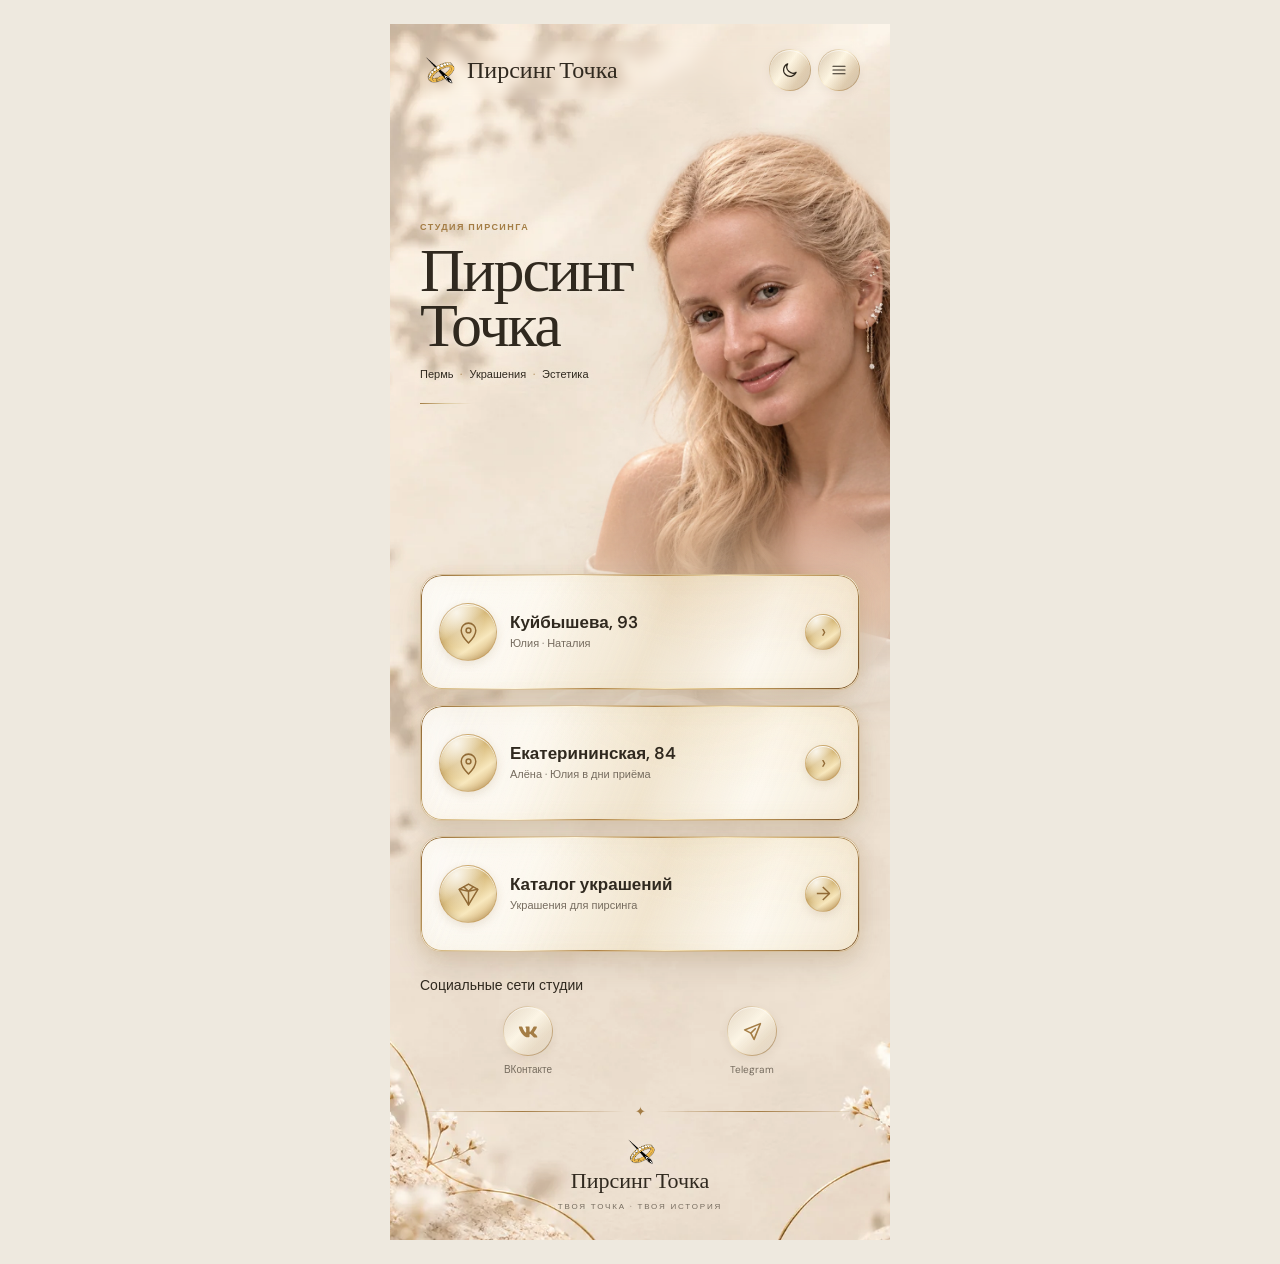
<file: index.html>
<!doctype html>
<html lang="ru" data-theme="light">
  <head>
    <meta charset="utf-8">
    <meta name="viewport" content="width=device-width, initial-scale=1">
    <meta name="theme-color" content="#f3ece2">
    <meta name="description" content="Студия пирсинга «Пирсинг Точка» в Перми. Два адреса, мастера и каталог украшений.">
    <title>Пирсинг Точка — студия пирсинга в Перми</title>
    <link rel="icon" href="logo-light.webp" type="image/webp">
    <link rel="preconnect" href="https://fonts.googleapis.com">
    <link rel="preconnect" href="https://fonts.gstatic.com" crossorigin>
    <link href="https://fonts.googleapis.com/css2?family=DM+Sans:wght@400;500;600;700&amp;family=Instrument+Serif:ital@0;1&amp;display=swap" rel="stylesheet">
    <link rel="stylesheet" href="style.css">
    <script src="script.js" defer></script>
  </head>
  <body>
    <main class="page-wrap">
      <article class="profile profile--home" aria-label="Главная страница студии Пирсинг Точка">
        <header class="topbar">
          <a class="brand" href="./" aria-label="Пирсинг Точка — главная">
            <span class="brand-mark"><img src="logo-light.webp" alt="" width="42" height="42"></span>
            <span>Пирсинг Точка</span>
          </a>
          <div class="topbar-tools">
            <button class="theme-toggle" id="themeToggle" type="button" aria-label="Переключить на тёмную тему" aria-pressed="false">
            <svg class="theme-icon" viewBox="0 0 24 24" aria-hidden="true"><path d="M20.2 15.1A8.3 8.3 0 0 1 8.9 3.8 8.7 8.7 0 1 0 20.2 15.1Z"/></svg>
            <span class="theme-toggle__text">Тёмная тема</span>
            </button>
            <button class="menu-toggle" id="menuToggle" type="button" aria-label="Открыть меню" aria-expanded="false" aria-controls="quickMenu">
              <svg viewBox="0 0 24 24" aria-hidden="true"><path d="M4 7h16M4 12h16M4 17h16"/></svg>
            </button>
          </div>
        </header>
        <nav class="quick-menu" id="quickMenu" aria-label="Навигация по сайту" hidden>
          <a href="index.html" aria-current="page"><span>Главная</span></a>
          <a href="studio-kuibysheva.html"><span>Студия на Куйбышева</span><small>Куйбышева, 93</small></a>
          <a href="studio-ekaterininskaya.html"><span>Студия на Екатерининской</span><small>Екатерининская, 84</small></a>
          <a href="alena.html"><span>Мастер Алёна</span><small>Екатерининская, 84</small></a>
          <a href="julia.html"><span>Мастер Юлия</span><small>Куйбышева, 93</small></a>
          <a href="natalia.html"><span>Мастер Наталия</span><small>Куйбышева, 93</small></a>
        </nav>

        <section class="hero hero--home" aria-labelledby="siteTitle">
          <div class="portrait-layer portrait-layer--alena portrait-layer--home">
            <img src="alena.webp" alt="Алёна — мастер пирсинга" fetchpriority="high">
          </div>
          <div class="hero-copy home-copy">
            <p class="eyebrow">Студия пирсинга</p>
            <h1 id="siteTitle">Пирсинг<br>Точка</h1>
            <p class="specialties">Пермь <span>·</span> Украшения <span>·</span> Эстетика</p>
            <div class="metal-rule" aria-hidden="true"></div>
          </div>
        </section>

        <section class="actions" aria-label="Адреса студий и каталог">
          <a class="action-card address-card" href="studio-kuibysheva.html">
            <span class="action-icon" aria-hidden="true">
              <svg viewBox="0 0 24 24"><path d="M19 10c0 5-7 12-7 12S5 15 5 10a7 7 0 1 1 14 0Z"/><circle cx="12" cy="10" r="2.3"/></svg>
            </span>
            <span class="action-copy"><strong>Куйбышева, 93</strong><small>Юлия · Наталия</small></span>
            <span class="action-arrow" aria-hidden="true">›</span>
          </a>
          <a class="action-card address-card" href="studio-ekaterininskaya.html">
            <span class="action-icon" aria-hidden="true">
              <svg viewBox="0 0 24 24"><path d="M19 10c0 5-7 12-7 12S5 15 5 10a7 7 0 1 1 14 0Z"/><circle cx="12" cy="10" r="2.3"/></svg>
            </span>
            <span class="action-copy"><strong>Екатерининская, 84</strong><small>Алёна · Юлия в дни приёма</small></span>
            <span class="action-arrow" aria-hidden="true">›</span>
          </a>
          <a class="action-card" id="catalogLink" hidden>
            <span class="action-icon" aria-hidden="true">
              <svg viewBox="0 0 24 24"><path d="m12 2 9 5-9 15L3 7l9-5Z"/><path d="m3.5 7 8.5 2 8.5-2M12 9v13M7.5 4.5 12 9l4.5-4.5"/></svg>
            </span>
            <span class="action-copy"><strong>Каталог украшений</strong><small>Украшения для пирсинга</small></span>
            <span class="action-arrow" aria-hidden="true">→</span>
          </a>
        </section>

        <section class="social-section" id="socialSection" aria-labelledby="socialHeading" hidden>
          <h2 id="socialHeading">Социальные сети студии</h2>
          <nav class="social-links" id="socialLinks" aria-label="Социальные сети"></nav>
        </section>

        <footer class="footer">
          <div class="footer-rule" aria-hidden="true"><span>✦</span></div>
          <img class="footer-logo" src="logo-light.webp" alt="" width="42" height="42">
          <p class="footer-brand">Пирсинг Точка</p>
          <p class="footer-tagline">ТВОЯ ТОЧКА · ТВОЯ ИСТОРИЯ</p>
        </footer>
      </article>
    </main>
  </body>
</html>
</file>
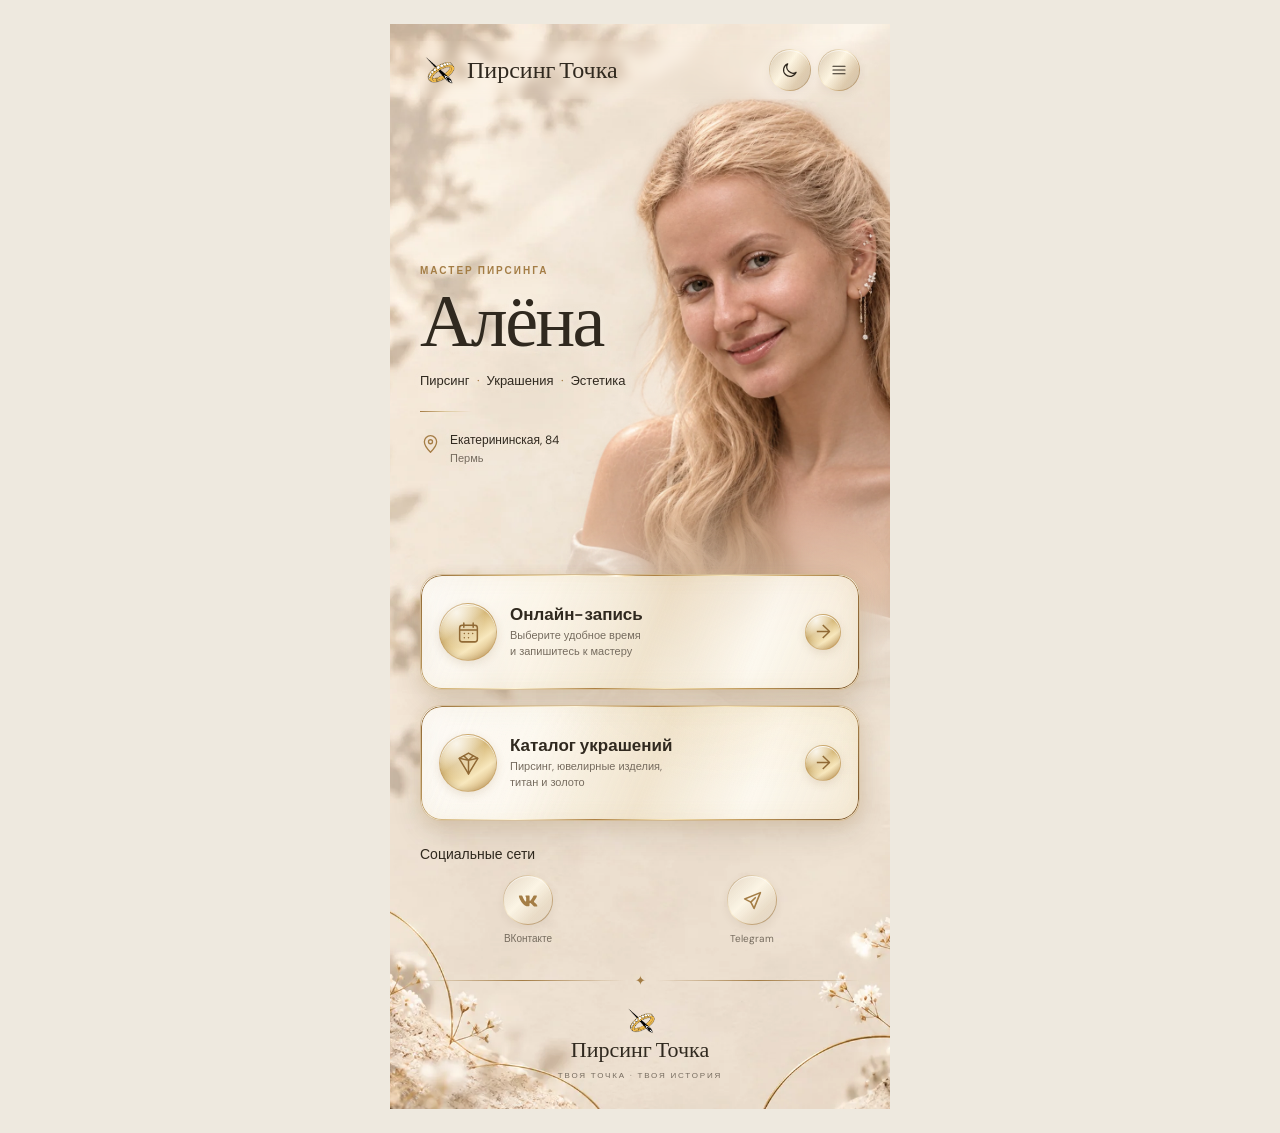
<file: alena.html>
<!doctype html>
<html lang="ru" data-theme="light">
  <head>
    <meta charset="utf-8">
    <meta name="viewport" content="width=device-width, initial-scale=1">
    <meta name="theme-color" content="#f3ece2">
    <meta name="description" content="Алёна — мастер пирсинга в Перми. Екатерининская, 84.">
    <title>Алёна — мастер пирсинга · Пирсинг Точка</title>
    <link rel="icon" href="logo-light.webp" type="image/webp">
    <link rel="preconnect" href="https://fonts.googleapis.com">
    <link rel="preconnect" href="https://fonts.gstatic.com" crossorigin>
    <link href="https://fonts.googleapis.com/css2?family=DM+Sans:wght@400;500;600;700&amp;family=Instrument+Serif:ital@0;1&amp;display=swap" rel="stylesheet">
    <link rel="stylesheet" href="style.css">
    <script type="text/javascript" src="https://dikidi.ru/assets/js/widget_record/widget2.min.js?v=1825777749" defer></script>
    <script src="script.js" defer></script>
  </head>
  <body>
    <main class="page-wrap">
      <article class="profile" aria-label="Страница мастера Алёны">
        <header class="topbar">
          <a class="brand" href="./" aria-label="Пирсинг Точка — главная">
            <span class="brand-mark"><img src="logo-light.webp" alt="" width="42" height="42"></span>
            <span>Пирсинг Точка</span>
          </a>
          <div class="topbar-tools">
            <button class="theme-toggle" id="themeToggle" type="button" aria-label="Переключить на тёмную тему" aria-pressed="false">
            <svg class="theme-icon" viewBox="0 0 24 24" aria-hidden="true"><path d="M20.2 15.1A8.3 8.3 0 0 1 8.9 3.8 8.7 8.7 0 1 0 20.2 15.1Z"/></svg>
            <span class="theme-toggle__text">Тёмная тема</span>
            </button>
            <button class="menu-toggle" id="menuToggle" type="button" aria-label="Открыть меню" aria-expanded="false" aria-controls="quickMenu">
              <svg viewBox="0 0 24 24" aria-hidden="true"><path d="M4 7h16M4 12h16M4 17h16"/></svg>
            </button>
          </div>
        </header>
        <nav class="quick-menu" id="quickMenu" aria-label="Навигация по сайту" hidden>
          <a href="index.html"><span>Главная</span></a>
          <a href="studio-kuibysheva.html"><span>Студия на Куйбышева</span><small>Куйбышева, 93</small></a>
          <a href="studio-ekaterininskaya.html"><span>Студия на Екатерининской</span><small>Екатерининская, 84</small></a>
          <a href="alena.html" aria-current="page"><span>Мастер Алёна</span><small>Екатерининская, 84</small></a>
          <a href="julia.html"><span>Мастер Юлия</span><small>Куйбышева, 93</small></a>
          <a href="natalia.html"><span>Мастер Наталия</span><small>Куйбышева, 93</small></a>
        </nav>

        <section class="hero" aria-labelledby="masterName">
          <div class="portrait-layer portrait-layer--alena">
            <img src="alena.webp" alt="Алёна — мастер пирсинга" fetchpriority="high">
          </div>
          <div class="hero-copy">
            <p class="eyebrow">Мастер пирсинга</p>
            <h1 id="masterName">Алёна</h1>
            <p class="specialties">Пирсинг <span>·</span> Украшения <span>·</span> Эстетика</p>
            <div class="metal-rule" aria-hidden="true"></div>
            <a class="address" href="studio-ekaterininskaya.html">
              <svg viewBox="0 0 24 24" aria-hidden="true"><path d="M19 10c0 5-7 12-7 12S5 15 5 10a7 7 0 1 1 14 0Z"/><circle cx="12" cy="10" r="2.3"/></svg>
              <span>Екатерининская, 84<br><small>Пермь</small></span>
            </a>
          </div>
        </section>

        <section class="actions" aria-label="Полезные ссылки">
          <a class="action-card action-card--primary" id="bookingLink" hidden>
            <span class="action-icon" aria-hidden="true">
              <svg viewBox="0 0 24 24"><rect x="3.5" y="5" width="17" height="16" rx="2.5"/><path d="M7.5 3v4M16.5 3v4M4 9.5h16M8 13h.01M12 13h.01M16 13h.01M8 17h.01M12 17h.01"/></svg>
            </span>
            <span class="action-copy"><strong>Онлайн-запись</strong><small>Выберите удобное время<br>и запишитесь к мастеру</small></span>
            <span class="action-arrow" aria-hidden="true">→</span>
          </a>
          <a class="action-card" id="catalogLink" hidden>
            <span class="action-icon" aria-hidden="true">
              <svg viewBox="0 0 24 24"><path d="m12 2 9 5-9 15L3 7l9-5Z"/><path d="m3.5 7 8.5 2 8.5-2M12 9v13M7.5 4.5 12 9l4.5-4.5"/></svg>
            </span>
            <span class="action-copy"><strong>Каталог украшений</strong><small>Пирсинг, ювелирные изделия,<br>титан и золото</small></span>
            <span class="action-arrow" aria-hidden="true">→</span>
          </a>
        </section>

        <div class="booking-dialog" id="vpnDialog" role="dialog" aria-modal="true" aria-labelledby="vpnDialogTitle" aria-describedby="vpnDialogMessage" hidden>
          <div class="booking-dialog__panel">
            <button class="booking-dialog__close" id="closeVpnDialog" type="button" aria-label="Закрыть предупреждение и продолжить запись">×</button>
            <span class="booking-dialog__icon" aria-hidden="true">!</span>
            <h2 id="vpnDialogTitle">Проверьте VPN</h2>
            <p id="vpnDialogMessage">При включённом VPN онлайн-запись может работать некорректно. Пожалуйста, отключите VPN перед продолжением.</p>
            <button class="booking-dialog__continue" id="continueBooking" type="button">Продолжить к записи</button>
          </div>
        </div>

        <section class="social-section" id="socialSection" aria-labelledby="socialHeading" hidden>
          <h2 id="socialHeading">Социальные сети</h2>
          <nav class="social-links" id="socialLinks" aria-label="Социальные сети"></nav>
        </section>

        <footer class="footer">
          <div class="footer-rule" aria-hidden="true"><span>✦</span></div>
          <img class="footer-logo" src="logo-light.webp" alt="" width="42" height="42">
          <p class="footer-brand">Пирсинг Точка</p>
          <p class="footer-tagline">ТВОЯ ТОЧКА · ТВОЯ ИСТОРИЯ</p>
        </footer>
      </article>
    </main>
  </body>
</html>
</file>
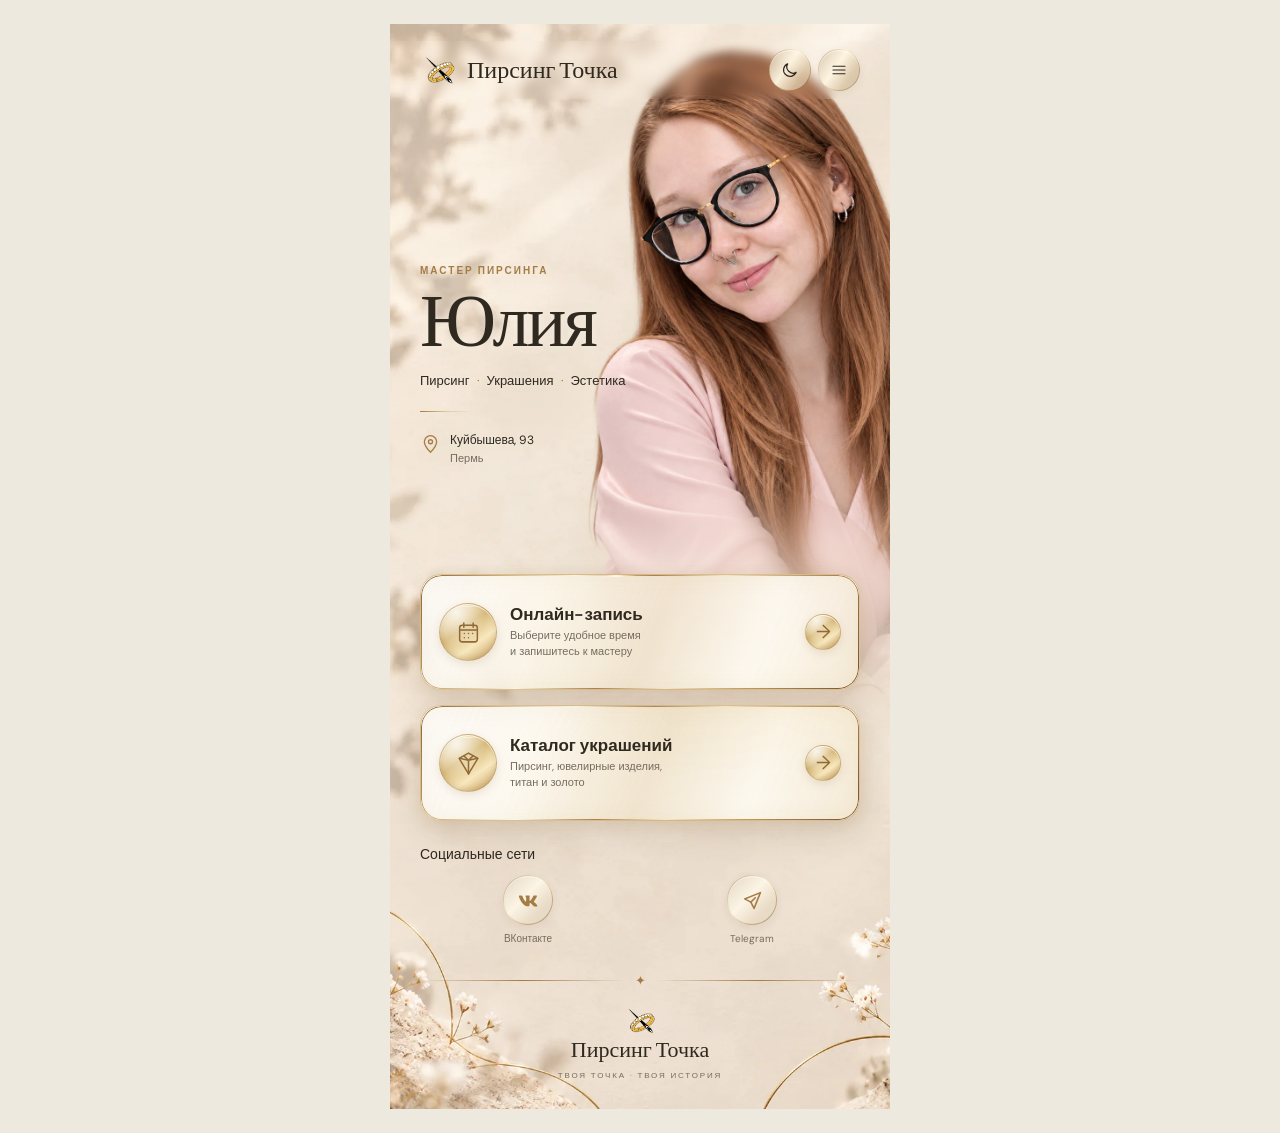
<file: julia.html>
<!doctype html>
<html lang="ru" data-theme="light">
  <head>
    <meta charset="utf-8">
    <meta name="viewport" content="width=device-width, initial-scale=1">
    <meta name="theme-color" content="#f3ece2">
    <meta name="description" content="Юлия — мастер пирсинга в Перми. Куйбышева, 93.">
    <title>Юлия — мастер пирсинга · Пирсинг Точка</title>
    <link rel="icon" href="logo-light.webp" type="image/webp">
    <link rel="preconnect" href="https://fonts.googleapis.com">
    <link rel="preconnect" href="https://fonts.gstatic.com" crossorigin>
    <link href="https://fonts.googleapis.com/css2?family=DM+Sans:wght@400;500;600;700&amp;family=Instrument+Serif:ital@0;1&amp;display=swap" rel="stylesheet">
    <link rel="stylesheet" href="style.css">
    <script type="text/javascript" src="https://dikidi.ru/assets/js/widget_record/widget2.min.js?v=1825777749" defer></script>
    <script src="script.js" defer></script>
  </head>
  <body>
    <main class="page-wrap">
      <article class="profile" aria-label="Страница мастера Юлии">
        <header class="topbar">
          <a class="brand" href="./" aria-label="Пирсинг Точка — главная">
            <span class="brand-mark"><img src="logo-light.webp" alt="" width="42" height="42"></span>
            <span>Пирсинг Точка</span>
          </a>
          <div class="topbar-tools">
            <button class="theme-toggle" id="themeToggle" type="button" aria-label="Переключить на тёмную тему" aria-pressed="false">
            <svg class="theme-icon" viewBox="0 0 24 24" aria-hidden="true"><path d="M20.2 15.1A8.3 8.3 0 0 1 8.9 3.8 8.7 8.7 0 1 0 20.2 15.1Z"/></svg>
            <span class="theme-toggle__text">Тёмная тема</span>
            </button>
            <button class="menu-toggle" id="menuToggle" type="button" aria-label="Открыть меню" aria-expanded="false" aria-controls="quickMenu">
              <svg viewBox="0 0 24 24" aria-hidden="true"><path d="M4 7h16M4 12h16M4 17h16"/></svg>
            </button>
          </div>
        </header>
        <nav class="quick-menu" id="quickMenu" aria-label="Навигация по сайту" hidden>
          <a href="index.html"><span>Главная</span></a>
          <a href="studio-kuibysheva.html"><span>Студия на Куйбышева</span><small>Куйбышева, 93</small></a>
          <a href="studio-ekaterininskaya.html"><span>Студия на Екатерининской</span><small>Екатерининская, 84</small></a>
          <a href="alena.html"><span>Мастер Алёна</span><small>Екатерининская, 84</small></a>
          <a href="julia.html" aria-current="page"><span>Мастер Юлия</span><small>Куйбышева, 93</small></a>
          <a href="natalia.html"><span>Мастер Наталия</span><small>Куйбышева, 93</small></a>
        </nav>

        <section class="hero" aria-labelledby="masterName">
          <div class="portrait-layer portrait-layer--julia">
            <img src="julia.webp" alt="Юлия — мастер пирсинга" fetchpriority="high">
          </div>
          <div class="hero-copy">
            <p class="eyebrow">Мастер пирсинга</p>
            <h1 id="masterName">Юлия</h1>
            <p class="specialties">Пирсинг <span>·</span> Украшения <span>·</span> Эстетика</p>
            <div class="metal-rule" aria-hidden="true"></div>
            <a class="address" href="studio-kuibysheva.html">
              <svg viewBox="0 0 24 24" aria-hidden="true"><path d="M19 10c0 5-7 12-7 12S5 15 5 10a7 7 0 1 1 14 0Z"/><circle cx="12" cy="10" r="2.3"/></svg>
              <span>Куйбышева, 93<br><small>Пермь</small></span>
            </a>
          </div>
        </section>

        <section class="actions" aria-label="Полезные ссылки">
          <a class="action-card action-card--primary" id="bookingLink" hidden>
            <span class="action-icon" aria-hidden="true">
              <svg viewBox="0 0 24 24"><rect x="3.5" y="5" width="17" height="16" rx="2.5"/><path d="M7.5 3v4M16.5 3v4M4 9.5h16M8 13h.01M12 13h.01M16 13h.01M8 17h.01M12 17h.01"/></svg>
            </span>
            <span class="action-copy"><strong>Онлайн-запись</strong><small>Выберите удобное время<br>и запишитесь к мастеру</small></span>
            <span class="action-arrow" aria-hidden="true">→</span>
          </a>
          <a class="action-card" id="catalogLink" hidden>
            <span class="action-icon" aria-hidden="true">
              <svg viewBox="0 0 24 24"><path d="m12 2 9 5-9 15L3 7l9-5Z"/><path d="m3.5 7 8.5 2 8.5-2M12 9v13M7.5 4.5 12 9l4.5-4.5"/></svg>
            </span>
            <span class="action-copy"><strong>Каталог украшений</strong><small>Пирсинг, ювелирные изделия,<br>титан и золото</small></span>
            <span class="action-arrow" aria-hidden="true">→</span>
          </a>
        </section>

        <div class="booking-dialog" id="vpnDialog" role="dialog" aria-modal="true" aria-labelledby="vpnDialogTitle" aria-describedby="vpnDialogMessage" hidden>
          <div class="booking-dialog__panel">
            <button class="booking-dialog__close" id="closeVpnDialog" type="button" aria-label="Закрыть предупреждение и продолжить запись">×</button>
            <span class="booking-dialog__icon" aria-hidden="true">!</span>
            <h2 id="vpnDialogTitle">Проверьте VPN</h2>
            <p id="vpnDialogMessage">При включённом VPN онлайн-запись может работать некорректно. Пожалуйста, отключите VPN перед продолжением.</p>
            <button class="booking-dialog__continue" id="continueBooking" type="button">Продолжить к записи</button>
          </div>
        </div>

        <section class="social-section" id="socialSection" aria-labelledby="socialHeading" hidden>
          <h2 id="socialHeading">Социальные сети</h2>
          <nav class="social-links" id="socialLinks" aria-label="Социальные сети"></nav>
        </section>

        <footer class="footer">
          <div class="footer-rule" aria-hidden="true"><span>✦</span></div>
          <img class="footer-logo" src="logo-light.webp" alt="" width="42" height="42">
          <p class="footer-brand">Пирсинг Точка</p>
          <p class="footer-tagline">ТВОЯ ТОЧКА · ТВОЯ ИСТОРИЯ</p>
        </footer>
      </article>
    </main>
  </body>
</html>
</file>
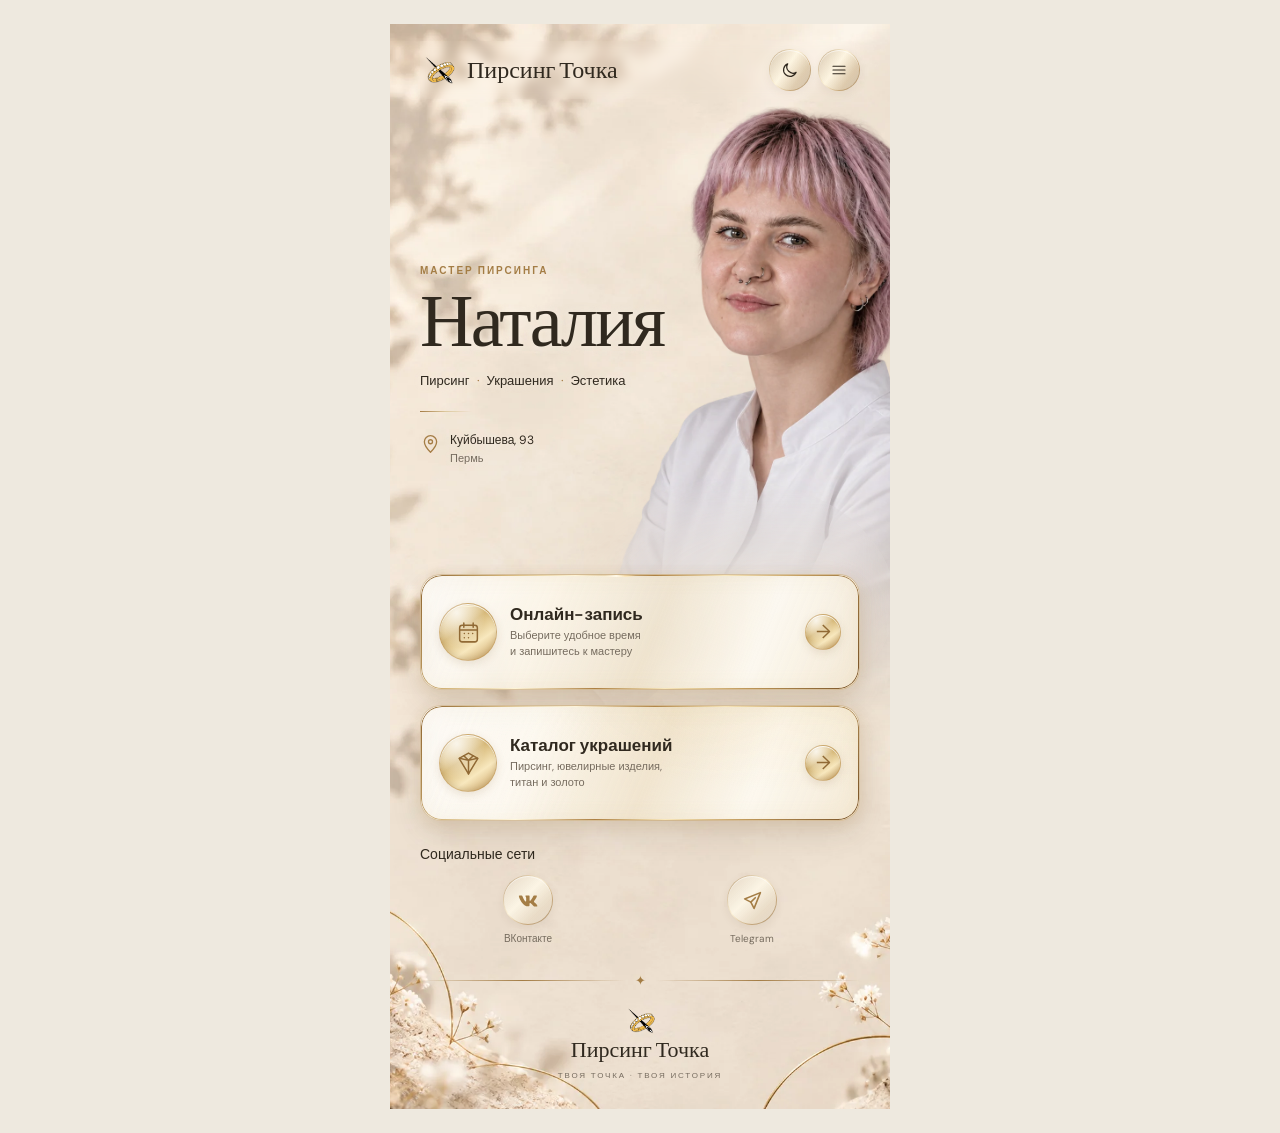
<file: natalia.html>
<!doctype html>
<html lang="ru" data-theme="light">
  <head>
    <meta charset="utf-8">
    <meta name="viewport" content="width=device-width, initial-scale=1">
    <meta name="theme-color" content="#f3ece2">
    <meta name="description" content="Наталия — мастер пирсинга в Перми. Куйбышева, 93.">
    <title>Наталия — мастер пирсинга · Пирсинг Точка</title>
    <link rel="icon" href="logo-light.webp" type="image/webp">
    <link rel="preconnect" href="https://fonts.googleapis.com">
    <link rel="preconnect" href="https://fonts.gstatic.com" crossorigin>
    <link href="https://fonts.googleapis.com/css2?family=DM+Sans:wght@400;500;600;700&amp;family=Instrument+Serif:ital@0;1&amp;display=swap" rel="stylesheet">
    <link rel="stylesheet" href="style.css">
    <script type="text/javascript" src="https://dikidi.ru/assets/js/widget_record/widget2.min.js?v=1825777749" defer></script>
    <script src="script.js" defer></script>
  </head>
  <body>
    <main class="page-wrap">
      <article class="profile" aria-label="Страница мастера Наталии">
        <header class="topbar">
          <a class="brand" href="./" aria-label="Пирсинг Точка — главная">
            <span class="brand-mark"><img src="logo-light.webp" alt="" width="42" height="42"></span>
            <span>Пирсинг Точка</span>
          </a>
          <div class="topbar-tools">
            <button class="theme-toggle" id="themeToggle" type="button" aria-label="Переключить на тёмную тему" aria-pressed="false">
            <svg class="theme-icon" viewBox="0 0 24 24" aria-hidden="true"><path d="M20.2 15.1A8.3 8.3 0 0 1 8.9 3.8 8.7 8.7 0 1 0 20.2 15.1Z"/></svg>
            <span class="theme-toggle__text">Тёмная тема</span>
            </button>
            <button class="menu-toggle" id="menuToggle" type="button" aria-label="Открыть меню" aria-expanded="false" aria-controls="quickMenu">
              <svg viewBox="0 0 24 24" aria-hidden="true"><path d="M4 7h16M4 12h16M4 17h16"/></svg>
            </button>
          </div>
        </header>
        <nav class="quick-menu" id="quickMenu" aria-label="Навигация по сайту" hidden>
          <a href="index.html"><span>Главная</span></a>
          <a href="studio-kuibysheva.html"><span>Студия на Куйбышева</span><small>Куйбышева, 93</small></a>
          <a href="studio-ekaterininskaya.html"><span>Студия на Екатерининской</span><small>Екатерининская, 84</small></a>
          <a href="alena.html"><span>Мастер Алёна</span><small>Екатерининская, 84</small></a>
          <a href="julia.html"><span>Мастер Юлия</span><small>Куйбышева, 93</small></a>
          <a href="natalia.html" aria-current="page"><span>Мастер Наталия</span><small>Куйбышева, 93</small></a>
        </nav>

        <section class="hero" aria-labelledby="masterName">
          <div class="portrait-layer portrait-layer--natalia">
            <img src="natalia.webp" alt="Наталия — мастер пирсинга" fetchpriority="high">
          </div>
          <div class="hero-copy">
            <p class="eyebrow">Мастер пирсинга</p>
            <h1 id="masterName">Наталия</h1>
            <p class="specialties">Пирсинг <span>·</span> Украшения <span>·</span> Эстетика</p>
            <div class="metal-rule" aria-hidden="true"></div>
            <a class="address" href="studio-kuibysheva.html">
              <svg viewBox="0 0 24 24" aria-hidden="true"><path d="M19 10c0 5-7 12-7 12S5 15 5 10a7 7 0 1 1 14 0Z"/><circle cx="12" cy="10" r="2.3"/></svg>
              <span>Куйбышева, 93<br><small>Пермь</small></span>
            </a>
          </div>
        </section>

        <section class="actions" aria-label="Полезные ссылки">
          <a class="action-card action-card--primary" id="bookingLink" hidden>
            <span class="action-icon" aria-hidden="true">
              <svg viewBox="0 0 24 24"><rect x="3.5" y="5" width="17" height="16" rx="2.5"/><path d="M7.5 3v4M16.5 3v4M4 9.5h16M8 13h.01M12 13h.01M16 13h.01M8 17h.01M12 17h.01"/></svg>
            </span>
            <span class="action-copy"><strong>Онлайн-запись</strong><small>Выберите удобное время<br>и запишитесь к мастеру</small></span>
            <span class="action-arrow" aria-hidden="true">→</span>
          </a>
          <a class="action-card" id="catalogLink" hidden>
            <span class="action-icon" aria-hidden="true">
              <svg viewBox="0 0 24 24"><path d="m12 2 9 5-9 15L3 7l9-5Z"/><path d="m3.5 7 8.5 2 8.5-2M12 9v13M7.5 4.5 12 9l4.5-4.5"/></svg>
            </span>
            <span class="action-copy"><strong>Каталог украшений</strong><small>Пирсинг, ювелирные изделия,<br>титан и золото</small></span>
            <span class="action-arrow" aria-hidden="true">→</span>
          </a>
        </section>

        <div class="booking-dialog" id="vpnDialog" role="dialog" aria-modal="true" aria-labelledby="vpnDialogTitle" aria-describedby="vpnDialogMessage" hidden>
          <div class="booking-dialog__panel">
            <button class="booking-dialog__close" id="closeVpnDialog" type="button" aria-label="Закрыть предупреждение и продолжить запись">×</button>
            <span class="booking-dialog__icon" aria-hidden="true">!</span>
            <h2 id="vpnDialogTitle">Проверьте VPN</h2>
            <p id="vpnDialogMessage">При включённом VPN онлайн-запись может работать некорректно. Пожалуйста, отключите VPN перед продолжением.</p>
            <button class="booking-dialog__continue" id="continueBooking" type="button">Продолжить к записи</button>
          </div>
        </div>

        <section class="social-section" id="socialSection" aria-labelledby="socialHeading" hidden>
          <h2 id="socialHeading">Социальные сети</h2>
          <nav class="social-links" id="socialLinks" aria-label="Социальные сети"></nav>
        </section>

        <footer class="footer">
          <div class="footer-rule" aria-hidden="true"><span>✦</span></div>
          <img class="footer-logo" src="logo-light.webp" alt="" width="42" height="42">
          <p class="footer-brand">Пирсинг Точка</p>
          <p class="footer-tagline">ТВОЯ ТОЧКА · ТВОЯ ИСТОРИЯ</p>
        </footer>
      </article>
    </main>
  </body>
</html>
</file>
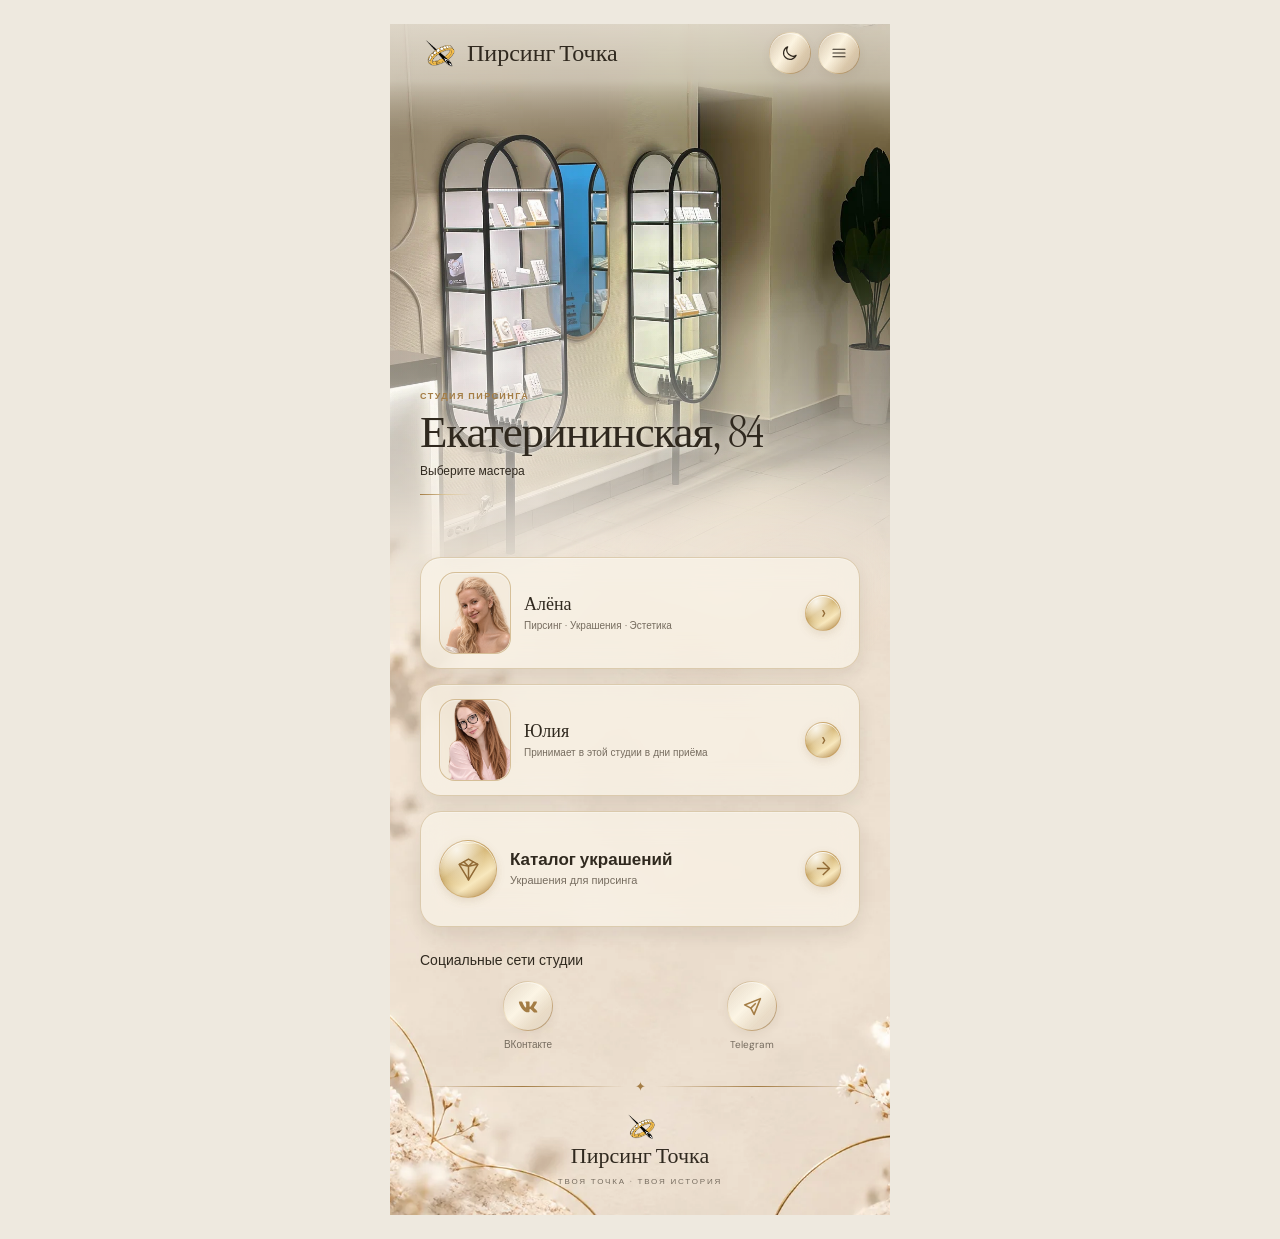
<file: studio-ekaterininskaya.html>
<!doctype html>
<html lang="ru" data-theme="light">
  <head>
    <meta charset="utf-8">
    <meta name="viewport" content="width=device-width, initial-scale=1">
    <meta name="theme-color" content="#f3ece2">
    <meta name="description" content="Студия пирсинга «Пирсинг Точка» на Екатерининской, 84 в Перми. Мастера Алёна и Юлия.">
    <title>Студия на Екатерининской, 84 · Пирсинг Точка</title>
    <link rel="icon" href="logo-light.webp" type="image/webp">
    <link rel="preconnect" href="https://fonts.googleapis.com">
    <link rel="preconnect" href="https://fonts.gstatic.com" crossorigin>
    <link href="https://fonts.googleapis.com/css2?family=DM+Sans:wght@400;500;600;700&amp;family=Instrument+Serif:ital@0;1&amp;display=swap" rel="stylesheet">
    <link rel="stylesheet" href="style.css">
    <script src="script.js" defer></script>
  </head>
  <body>
    <main class="page-wrap">
      <article class="profile profile--home studio-page" aria-label="Студия Пирсинг Точка на Екатерининской">
        <header class="topbar">
          <a class="brand" href="index.html" aria-label="Пирсинг Точка — главная">
            <span class="brand-mark"><img src="logo-light.webp" alt="" width="42" height="42"></span>
            <span>Пирсинг Точка</span>
          </a>
          <div class="topbar-tools">
            <button class="theme-toggle" id="themeToggle" type="button" aria-label="Переключить на тёмную тему" aria-pressed="false">
              <svg class="theme-icon" viewBox="0 0 24 24" aria-hidden="true"><path d="M20.2 15.1A8.3 8.3 0 0 1 8.9 3.8 8.7 8.7 0 1 0 20.2 15.1Z"/></svg>
              <span class="theme-toggle__text">Тёмная тема</span>
            </button>
            <button class="menu-toggle" id="menuToggle" type="button" aria-label="Открыть меню" aria-expanded="false" aria-controls="quickMenu">
              <svg viewBox="0 0 24 24" aria-hidden="true"><path d="M4 7h16M4 12h16M4 17h16"/></svg>
            </button>
          </div>
        </header>
        <nav class="quick-menu" id="quickMenu" aria-label="Навигация по сайту" hidden>
          <a href="index.html"><span>Главная</span></a>
          <a href="studio-kuibysheva.html"><span>Студия на Куйбышева</span><small>Куйбышева, 93</small></a>
          <a href="studio-ekaterininskaya.html" aria-current="page"><span>Студия на Екатерининской</span><small>Екатерининская, 84</small></a>
          <a href="alena.html"><span>Мастер Алёна</span><small>Екатерининская, 84</small></a>
          <a href="julia.html"><span>Мастер Юлия</span><small>Куйбышева, 93 · в дни приёма здесь</small></a>
          <a href="natalia.html"><span>Мастер Наталия</span><small>Куйбышева, 93</small></a>
        </nav>

        <section class="hero hero--home studio-home-hero" aria-labelledby="studioTitle">
          <div class="studio-cover" aria-hidden="true"><img src="ekaterininskaya-84.webp" alt=""></div>
          <div class="hero-copy home-copy">
            <p class="eyebrow">Студия пирсинга</p>
            <h1 id="studioTitle">Екатерининская, 84</h1>
            <p class="specialties">Выберите мастера</p>
            <div class="metal-rule" aria-hidden="true"></div>
          </div>
        </section>

        <section class="actions studio-actions" aria-label="Мастера студии и каталог украшений">
          <a class="action-card address-card studio-master-card" href="alena.html">
            <span class="action-icon"><img class="studio-portrait studio-portrait--alena" src="alena.webp" alt=""></span>
            <span class="action-copy"><strong>Алёна</strong><small>Пирсинг · Украшения · Эстетика</small></span>
            <span class="action-arrow" aria-hidden="true">›</span>
          </a>
          <a class="action-card address-card studio-master-card" href="julia.html">
            <span class="action-icon"><img class="studio-portrait studio-portrait--julia" src="julia.webp" alt=""></span>
            <span class="action-copy"><strong>Юлия</strong><small>Принимает в этой студии в дни приёма</small></span>
            <span class="action-arrow" aria-hidden="true">›</span>
          </a>
          <a class="action-card" id="catalogLink" hidden>
            <span class="action-icon" aria-hidden="true"><svg viewBox="0 0 24 24"><path d="m12 2 9 5-9 15L3 7l9-5Z"/><path d="m3.5 7 8.5 2 8.5-2M12 9v13M7.5 4.5 12 9l4.5-4.5"/></svg></span>
            <span class="action-copy"><strong>Каталог украшений</strong><small>Украшения для пирсинга</small></span>
            <span class="action-arrow" aria-hidden="true">→</span>
          </a>
        </section>

        <section class="social-section" id="socialSection" aria-labelledby="socialHeading" hidden>
          <h2 id="socialHeading">Социальные сети студии</h2>
          <nav class="social-links" id="socialLinks" aria-label="Социальные сети"></nav>
        </section>

        <footer class="footer">
          <div class="footer-rule" aria-hidden="true"><span>✦</span></div>
          <img class="footer-logo" src="logo-light.webp" alt="" width="42" height="42">
          <p class="footer-brand">Пирсинг Точка</p>
          <p class="footer-tagline">ТВОЯ ТОЧКА · ТВОЯ ИСТОРИЯ</p>
        </footer>
      </article>
    </main>
  </body>
</html>
</file>
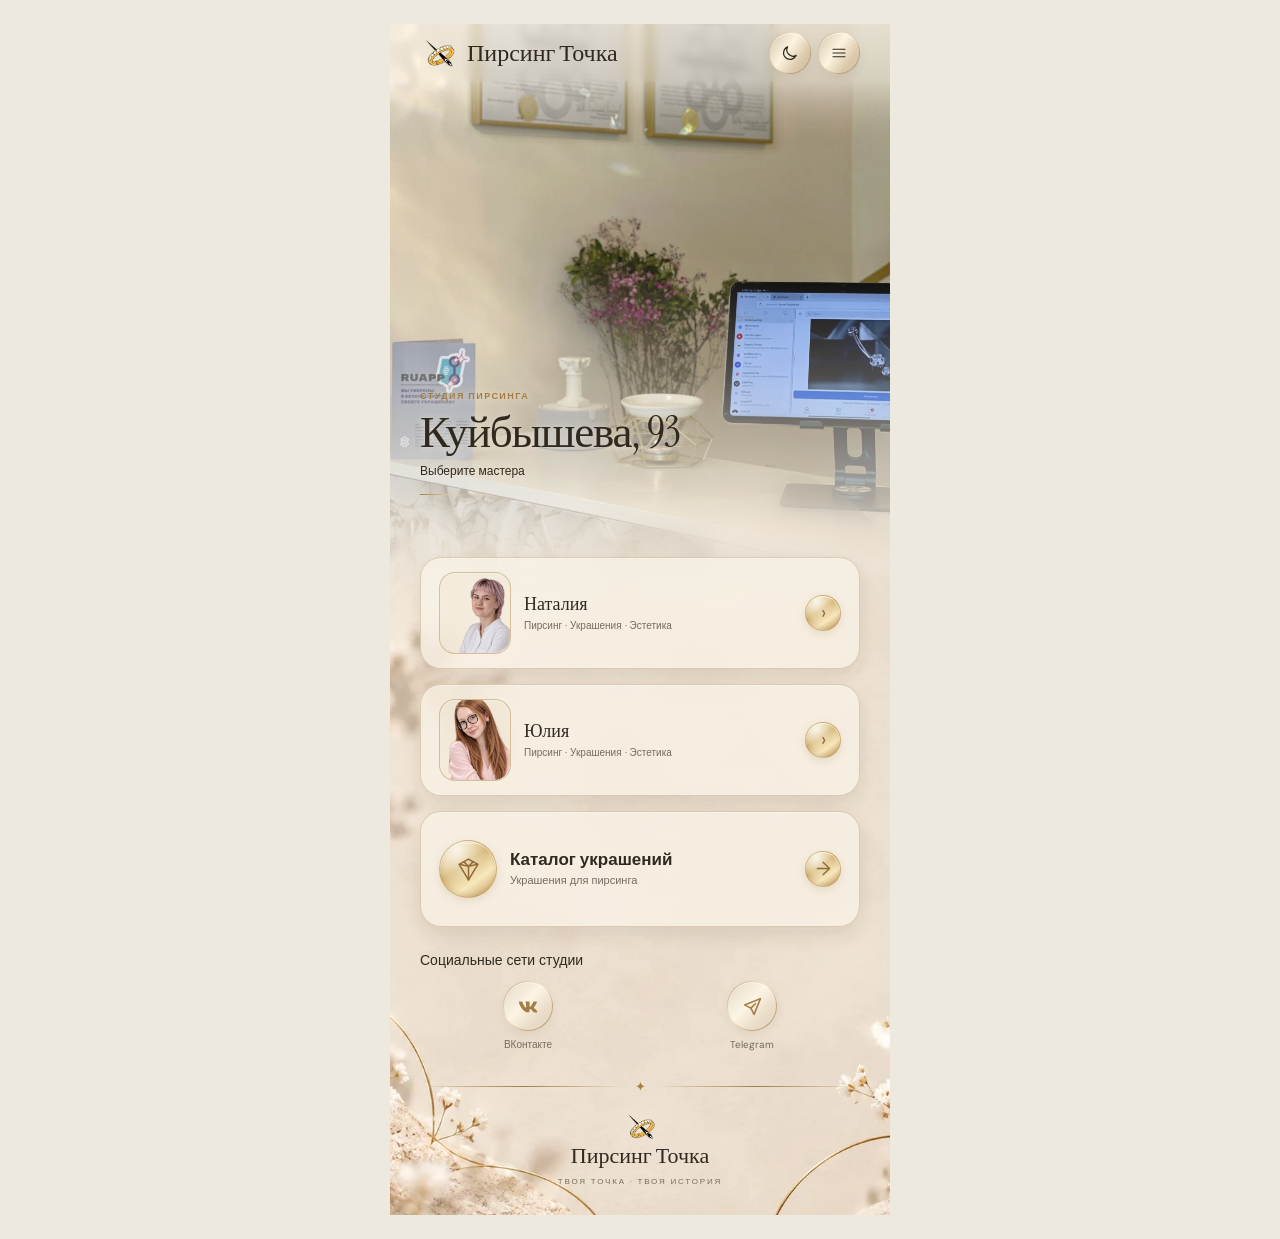
<file: studio-kuibysheva.html>
<!doctype html>
<html lang="ru" data-theme="light">
  <head>
    <meta charset="utf-8">
    <meta name="viewport" content="width=device-width, initial-scale=1">
    <meta name="theme-color" content="#f3ece2">
    <meta name="description" content="Студия пирсинга «Пирсинг Точка» на Куйбышева, 93 в Перми. Мастера Юлия и Наталия.">
    <title>Студия на Куйбышева, 93 · Пирсинг Точка</title>
    <link rel="icon" href="logo-light.webp" type="image/webp">
    <link rel="preconnect" href="https://fonts.googleapis.com">
    <link rel="preconnect" href="https://fonts.gstatic.com" crossorigin>
    <link href="https://fonts.googleapis.com/css2?family=DM+Sans:wght@400;500;600;700&amp;family=Instrument+Serif:ital@0;1&amp;display=swap" rel="stylesheet">
    <link rel="stylesheet" href="style.css">
    <script src="script.js" defer></script>
  </head>
  <body>
    <main class="page-wrap">
      <article class="profile profile--home studio-page" aria-label="Студия Пирсинг Точка на Куйбышева">
        <header class="topbar">
          <a class="brand" href="index.html" aria-label="Пирсинг Точка — главная">
            <span class="brand-mark"><img src="logo-light.webp" alt="" width="42" height="42"></span>
            <span>Пирсинг Точка</span>
          </a>
          <div class="topbar-tools">
            <button class="theme-toggle" id="themeToggle" type="button" aria-label="Переключить на тёмную тему" aria-pressed="false">
              <svg class="theme-icon" viewBox="0 0 24 24" aria-hidden="true"><path d="M20.2 15.1A8.3 8.3 0 0 1 8.9 3.8 8.7 8.7 0 1 0 20.2 15.1Z"/></svg>
              <span class="theme-toggle__text">Тёмная тема</span>
            </button>
            <button class="menu-toggle" id="menuToggle" type="button" aria-label="Открыть меню" aria-expanded="false" aria-controls="quickMenu">
              <svg viewBox="0 0 24 24" aria-hidden="true"><path d="M4 7h16M4 12h16M4 17h16"/></svg>
            </button>
          </div>
        </header>
        <nav class="quick-menu" id="quickMenu" aria-label="Навигация по сайту" hidden>
          <a href="index.html"><span>Главная</span></a>
          <a href="studio-kuibysheva.html" aria-current="page"><span>Студия на Куйбышева</span><small>Куйбышева, 93</small></a>
          <a href="studio-ekaterininskaya.html"><span>Студия на Екатерининской</span><small>Екатерининская, 84</small></a>
          <a href="julia.html"><span>Мастер Юлия</span><small>Куйбышева, 93</small></a>
          <a href="natalia.html"><span>Мастер Наталия</span><small>Куйбышева, 93</small></a>
          <a href="alena.html"><span>Мастер Алёна</span><small>Екатерининская, 84</small></a>
        </nav>

        <section class="hero hero--home studio-home-hero" aria-labelledby="studioTitle">
          <div class="studio-cover" aria-hidden="true"><img src="kuibysheva-93.webp" alt=""></div>
          <div class="hero-copy home-copy">
            <p class="eyebrow">Студия пирсинга</p>
            <h1 id="studioTitle">Куйбышева, 93</h1>
            <p class="specialties">Выберите мастера</p>
            <div class="metal-rule" aria-hidden="true"></div>
          </div>
        </section>

        <section class="actions studio-actions" aria-label="Мастера студии и каталог украшений">
          <a class="action-card address-card studio-master-card" href="natalia.html">
            <span class="action-icon"><img class="studio-portrait studio-portrait--natalia" src="natalia.webp" alt=""></span>
            <span class="action-copy"><strong>Наталия</strong><small>Пирсинг · Украшения · Эстетика</small></span>
            <span class="action-arrow" aria-hidden="true">›</span>
          </a>
          <a class="action-card address-card studio-master-card" href="julia.html">
            <span class="action-icon"><img class="studio-portrait studio-portrait--julia" src="julia.webp" alt=""></span>
            <span class="action-copy"><strong>Юлия</strong><small>Пирсинг · Украшения · Эстетика</small></span>
            <span class="action-arrow" aria-hidden="true">›</span>
          </a>
          <a class="action-card" id="catalogLink" hidden>
            <span class="action-icon" aria-hidden="true"><svg viewBox="0 0 24 24"><path d="m12 2 9 5-9 15L3 7l9-5Z"/><path d="m3.5 7 8.5 2 8.5-2M12 9v13M7.5 4.5 12 9l4.5-4.5"/></svg></span>
            <span class="action-copy"><strong>Каталог украшений</strong><small>Украшения для пирсинга</small></span>
            <span class="action-arrow" aria-hidden="true">→</span>
          </a>
        </section>

        <section class="social-section" id="socialSection" aria-labelledby="socialHeading" hidden>
          <h2 id="socialHeading">Социальные сети студии</h2>
          <nav class="social-links" id="socialLinks" aria-label="Социальные сети"></nav>
        </section>

        <footer class="footer">
          <div class="footer-rule" aria-hidden="true"><span>✦</span></div>
          <img class="footer-logo" src="logo-light.webp" alt="" width="42" height="42">
          <p class="footer-brand">Пирсинг Точка</p>
          <p class="footer-tagline">ТВОЯ ТОЧКА · ТВОЯ ИСТОРИЯ</p>
        </footer>
      </article>
    </main>
  </body>
</html>
</file>
<file: style.css>
:root {
  color-scheme: light;
  --page-text: #30291f;
  --page-muted: #766c5f;
  --page-ground: #eee9df;
  --card-bg: rgba(250, 245, 235, .68);
  --card-border: rgba(139, 111, 69, .22);
  --control-bg: rgba(250, 245, 235, .46);
  --glass-wash: rgba(255, 249, 238, .14);
  --gold-flash: rgba(255, 247, 222, .78);
  --gold-edge: rgba(174, 133, 72, .58);
  --accent-gold: #a47d45;
  --accent-soft: #ddc99f;
  --shadow: 0 8px 22px rgba(65, 49, 29, .09);
  font-synthesis: none;
  text-rendering: optimizeLegibility;
  -webkit-font-smoothing: antialiased;
  -moz-osx-font-smoothing: grayscale;
}

html[data-theme="dark"] {
  color-scheme: dark;
  --page-text: #f1eadf;
  --page-muted: #c4b9a7;
  --page-ground: #111610;
  --card-bg: rgba(18, 25, 19, .72);
  --card-border: rgba(210, 177, 112, .3);
  --control-bg: rgba(18, 25, 19, .5);
  --glass-wash: rgba(219, 205, 169, .08);
  --gold-flash: rgba(255, 240, 203, .62);
  --gold-edge: rgba(218, 185, 122, .64);
  --accent-gold: #d1ae70;
  --accent-soft: #f0dbac;
  --shadow: 0 8px 24px rgba(0, 0, 0, .14);
}

* { box-sizing: border-box; }
html { min-width: 320px; min-height: 100%; background: var(--page-ground); }
body {
  min-width: 320px;
  min-height: 100vh;
  margin: 0;
  color: var(--page-text);
  background: var(--page-ground);
  font-family: "DM Sans", Arial, sans-serif;
  line-height: 1.5;
  transition: color .25s ease, background-color .25s ease;
}
button, a { font: inherit; }
a { color: inherit; }
button:focus-visible, a:focus-visible { outline: 2px solid var(--accent-gold); outline-offset: 3px; }
[hidden] { display: none !important; }
.visually-hidden { position: absolute; width: 1px; height: 1px; padding: 0; overflow: hidden; clip: rect(0, 0, 0, 0); white-space: nowrap; clip-path: inset(50%); }

.page-wrap { width: min(calc(100% - 28px), 500px); margin: 0 auto; padding: 14px 0 24px; }
.profile {
  position: relative;
  display: flex;
  flex-direction: column;
  isolation: isolate;
  min-height: 0;
  --page-gutter: clamp(17px, 5vw, 30px);
  padding: 14px var(--page-gutter) 24px;
  overflow: hidden;
  background: transparent;
}
.profile::before {
  position: absolute;
  z-index: -1;
  inset: 0;
  background: url("light-background.webp") center top / cover no-repeat;
  content: "";
  pointer-events: none;
}
html[data-theme="dark"] .profile::before { background-image: url("dark-background.webp"); }
.topbar {
  position: relative;
  z-index: 8;
  display: flex;
  align-items: center;
  justify-content: space-between;
  gap: 10px;
  min-height: 58px;
  padding: 7px 0;
  border: 0;
  border-radius: 0;
  background: transparent;
  box-shadow: none;
  backdrop-filter: blur(5px);
  -webkit-backdrop-filter: blur(5px);
}
.brand { display: inline-flex; min-width: 0; align-items: center; gap: 9px; color: var(--page-text); text-decoration: none; font: 24px/1 "Instrument Serif", Georgia, serif; white-space: nowrap; }
.brand-mark { display: grid; width: 38px; height: 38px; flex: 0 0 38px; place-items: center; }
.brand-mark img, .footer-logo { width: 100%; height: 100%; object-fit: contain; }
.topbar-tools { display: flex; flex: 0 0 auto; align-items: center; gap: 7px; }
.theme-toggle, .menu-toggle {
  display: inline-flex;
  min-width: 42px;
  min-height: 42px;
  align-items: center;
  justify-content: center;
  gap: 7px;
  padding: 8px 10px;
  border: 1px solid transparent;
  border-radius: 999px;
  color: var(--page-text);
  background: linear-gradient(var(--control-bg), var(--control-bg)) padding-box, linear-gradient(125deg, rgba(137,96,43,.58), rgba(255,244,215,.92) 43%, rgba(174,133,72,.66) 72%, rgba(115,79,36,.56)) border-box;
  box-shadow: inset 0 1px 0 rgba(255,255,255,.58), 0 3px 10px rgba(91,66,34,.08);
  backdrop-filter: blur(10px) saturate(112%);
  -webkit-backdrop-filter: blur(10px) saturate(112%);
  cursor: pointer;
  transition: border-color .2s ease, transform .2s ease;
}
.theme-toggle:hover, .menu-toggle:hover { border-color: transparent; transform: translateY(-1px); box-shadow: inset 0 1px 0 rgba(255,255,255,.72), 0 4px 13px rgba(159,119,57,.2); }
html[data-theme="dark"] .theme-toggle,
html[data-theme="dark"] .menu-toggle {
  background: linear-gradient(var(--control-bg),var(--control-bg)) padding-box, linear-gradient(125deg,rgba(119,86,43,.82),rgba(240,217,168,.88) 43%,rgba(189,152,91,.78) 72%,rgba(103,72,33,.76)) border-box;
  box-shadow: inset 0 1px 0 rgba(255,255,255,.12), 0 3px 12px rgba(0,0,0,.14);
}
.theme-icon, .menu-toggle svg { width: 18px; height: 18px; fill: none; stroke: currentColor; stroke-width: 1.6; stroke-linecap: round; stroke-linejoin: round; }
.theme-toggle { width: 42px; min-width: 42px; padding: 0; }
.theme-toggle__text { display: none; }
.menu-toggle { width: 42px; padding: 9px; }
.quick-menu {
  position: absolute;
  z-index: 6;
  top: 82px;
  right: clamp(17px, 5vw, 28px);
  display: grid;
  min-width: 210px;
  gap: 2px;
  padding: 7px;
  border: 1px solid var(--card-border);
  border-radius: 16px;
  background: var(--card-bg);
  box-shadow: var(--shadow);
  backdrop-filter: blur(14px);
}
.quick-menu a { display: flex; min-height: 54px; flex-direction: column; align-items: flex-start; justify-content: center; gap: 2px; padding: 8px 11px; border-radius: 10px; color: var(--page-text); font-size: 13px; text-decoration: none; }
.quick-menu a small { color: var(--page-muted); font-size: 10px; line-height: 1.35; }
.quick-menu a:hover, .quick-menu a[aria-current="page"] { background: rgba(170, 135, 78, .12); }

.hero { position: relative; z-index: 1; min-height: 505px; margin-top: 7px; padding: 75px 0 76px; }
.hero--home { min-height: 410px; padding: 42px 0 68px; }
.hero-copy.home-copy { width: 60%; max-width: 245px; padding-top: 15px; }
.home-copy h1 { font-size: clamp(40px, 12vw, 62px); line-height: .9; letter-spacing: -.035em; }
.home-copy .eyebrow { max-width: 185px; font-size: 9px; letter-spacing: .16em; }
.home-copy .specialties { max-width: 190px; margin-top: 12px; font-size: 11px; }
.hero--home .portrait-layer { top: -34px; width: 100%; height: 680px; }
.hero--home .portrait-layer img { right: clamp(-100px, -20vw, -64px); width: min(100%, 450px); }
.portrait-layer {
  position: absolute;
  z-index: 1;
  top: -68px;
  right: calc(0px - var(--page-gutter));
  width: 83%;
  height: 680px;
  pointer-events: none;
}
.portrait-layer img {
  position: absolute;
  top: 0;
  right: 0;
  display: block;
  width: min(140%, 450px);
  max-width: none;
  height: auto;
  object-fit: contain;
  object-position: right top;
  -webkit-mask-image: linear-gradient(to bottom, #000 0%, #000 56%, rgba(0,0,0,.9) 67%, rgba(0,0,0,.62) 79%, rgba(0,0,0,.22) 92%, transparent 100%);
  mask-image: linear-gradient(to bottom, #000 0%, #000 56%, rgba(0,0,0,.9) 67%, rgba(0,0,0,.62) 79%, rgba(0,0,0,.22) 92%, transparent 100%);
}
.portrait-layer--alena img,
.portrait-layer--julia img { right: -96px; }
.portrait-layer--natalia img { right: -56px; }
.hero::after {
  position: absolute;
  z-index: 2;
  right: -8%;
  bottom: -78px;
  width: 76%;
  height: 245px;
  border-radius: 50%;
  background: radial-gradient(ellipse at 68% 50%, var(--glass-wash), transparent 72%);
  -webkit-backdrop-filter: blur(11px) saturate(108%);
  backdrop-filter: blur(11px) saturate(108%);
  -webkit-mask-image: radial-gradient(ellipse at 68% 50%, #000 0%, rgba(0,0,0,.65) 45%, transparent 76%);
  mask-image: radial-gradient(ellipse at 68% 50%, #000 0%, rgba(0,0,0,.65) 45%, transparent 76%);
  content: "";
  pointer-events: none;
}
.hero-copy { position: relative; z-index: 3; width: 64%; max-width: 260px; padding: 50px 0 0; text-shadow: 0 1px 8px rgba(248, 242, 232, .72); }
html[data-theme="dark"] .hero-copy { text-shadow: 0 1px 9px rgba(15, 20, 16, .92); }
.eyebrow { margin: 0 0 8px; color: var(--accent-gold); font-size: 10px; font-weight: 700; letter-spacing: .2em; text-transform: uppercase; }
h1, h2, .footer-brand { font-family: "Instrument Serif", Georgia, serif; font-weight: 400; }
h1 { margin: 0; font-size: clamp(58px, 16vw, 74px); line-height: .95; letter-spacing: -.035em; }
.specialties { max-width: 245px; margin: 15px 0 0; font-size: 13px; line-height: 1.55; }
.specialties span { padding: 0 4px; color: var(--accent-gold); }
.metal-rule { width: 52px; height: 1px; margin: 20px 0 20px; background: linear-gradient(90deg, var(--accent-gold), var(--accent-soft), transparent); }
.address { display: flex; align-items: flex-start; gap: 9px; max-width: 205px; margin: 0; color: var(--page-text); font-size: 12px; line-height: 1.45; text-decoration: none; }
.address svg { width: 21px; height: 21px; flex: 0 0 21px; margin-top: 1px; fill: none; stroke: var(--accent-gold); stroke-width: 1.5; stroke-linecap: round; stroke-linejoin: round; }
.address small { color: var(--page-muted); font-size: 11px; }

.actions { position: relative; z-index: 3; display: grid; gap: 13px; margin: -65px 0 0; }
.booking-dialog {
  position: fixed;
  z-index: 50;
  inset: 0;
  display: grid;
  place-items: center;
  padding: 22px;
  background: rgba(18, 20, 16, .52);
  backdrop-filter: blur(6px);
  -webkit-backdrop-filter: blur(6px);
}
.booking-dialog__panel {
  position: relative;
  width: min(100%, 380px);
  padding: 34px 26px 25px;
  border: 1px solid transparent;
  border-radius: 24px;
  color: var(--page-text);
  text-align: center;
  background: linear-gradient(var(--page-ground),var(--page-ground)) padding-box, linear-gradient(130deg,#8b622d,#d4b579 20%,#fff4d6 38%,#ad8042 56%,#f9e8bd 74%,#775126) border-box;
  box-shadow: inset 0 1px 0 rgba(255,255,255,.62), 0 22px 70px rgba(0,0,0,.28), 0 2px 18px rgba(197,157,87,.18);
}
.booking-dialog__close {
  position: absolute;
  top: 11px;
  right: 11px;
  display: grid;
  width: 36px;
  height: 36px;
  place-items: center;
  padding: 0;
  border: 1px solid var(--card-border);
  border-radius: 50%;
  color: var(--accent-gold);
  background: var(--control-bg);
  cursor: pointer;
  font-size: 22px;
  line-height: 1;
}
.booking-dialog__icon {
  display: grid;
  width: 48px;
  height: 48px;
  margin: 0 auto 16px;
  place-items: center;
  border: 1px solid rgba(174,133,72,.52);
  border-radius: 50%;
  color: #916a35;
  background: radial-gradient(ellipse at 30% 16%,#fff 0%,transparent 55%),linear-gradient(145deg,#f7e8c3,#d7b979 52%,#f8e8be);
  box-shadow: inset 0 1px 0 rgba(255,255,255,.8),0 4px 14px rgba(118,83,35,.14);
  font: 600 21px/1 "DM Sans",Arial,sans-serif;
}
.booking-dialog h2 { margin: 0 0 10px; font: 400 30px/1.1 "Instrument Serif",Georgia,serif; }
.booking-dialog p { margin: 0; color: var(--page-muted); font-size: 13px; line-height: 1.6; }
.booking-dialog__continue {
  width: 100%;
  min-height: 48px;
  margin-top: 22px;
  padding: 11px 16px;
  border: 1px solid rgba(164,125,69,.42);
  border-radius: 999px;
  color: var(--page-text);
  background: rgba(164,125,69,.07);
  box-shadow: inset 0 1px 0 rgba(255,255,255,.34);
  cursor: pointer;
  font-size: 13px;
  font-weight: 500;
  transition: background-color .18s ease, border-color .18s ease;
}
.booking-dialog__continue:hover { border-color: var(--accent-gold); background: rgba(164,125,69,.14); }
html[data-theme="dark"] .booking-dialog__panel { box-shadow: inset 0 1px 0 rgba(255,255,255,.12),0 22px 70px rgba(0,0,0,.46),0 2px 18px rgba(207,174,112,.16); }
html[data-theme="dark"] .booking-dialog__continue { border-color: rgba(218,185,122,.42); background: rgba(207,174,112,.06); box-shadow: inset 0 1px 0 rgba(255,255,255,.08); }
html[data-theme="dark"] .booking-dialog__continue:hover { border-color: var(--accent-soft); background: rgba(207,174,112,.13); }
.action-card {
  position: relative;
  display: flex;
  min-height: 108px;
  align-items: center;
  gap: 13px;
  padding: 14px 15px;
  overflow: hidden;
  border: 1px solid var(--card-border);
  border-radius: 21px;
  color: var(--page-text);
  text-decoration: none;
  background: var(--card-bg);
  backdrop-filter: blur(14px) saturate(115%);
  -webkit-backdrop-filter: blur(14px) saturate(115%);
  box-shadow: inset 0 1px 0 rgba(255, 255, 255, .16), inset 0 -1px 0 rgba(160, 119, 55, .08), 0 12px 28px rgba(65, 49, 29, .09);
  transition: transform .2s ease, border-color .2s ease, background-color .3s ease;
}
.action-card::before,
.action-card::after {
  position: absolute;
  z-index: 0;
  content: "";
  pointer-events: none;
}
.action-card::before {
  inset: 0;
  border-radius: inherit;
  padding: 1px;
  background: linear-gradient(118deg, rgba(139,98,45,.56), rgba(247,231,191,.86) 22%, rgba(179,139,77,.3) 45%, rgba(243,223,176,.78) 68%, rgba(121,83,42,.54));
  -webkit-mask: linear-gradient(#fff 0 0) content-box, linear-gradient(#fff 0 0);
  -webkit-mask-composite: xor;
  mask-composite: exclude;
  filter: drop-shadow(0 0 2px rgba(198,160,94,.14));
}
.action-card::after {
  inset: 0;
  border-radius: inherit;
  background: linear-gradient(118deg, rgba(255,255,255,.1), transparent 34%), radial-gradient(ellipse at 92% 0%, rgba(196,157,91,.09), transparent 48%);
}
.action-card > * { position: relative; z-index: 1; }
html[data-theme="dark"] .action-card::before {
  background: linear-gradient(118deg, rgba(119,86,43,.7), rgba(240,217,168,.82) 22%, rgba(155,118,61,.4) 45%, rgba(243,217,159,.75) 68%, rgba(103,72,33,.66));
  filter: drop-shadow(0 0 4px rgba(207,174,112,.22));
}
html[data-theme="dark"] .action-card::after {
  background: linear-gradient(112deg, transparent 8%, rgba(255,255,255,.13) 24%, transparent 39%), radial-gradient(ellipse at 92% 0%, rgba(207,174,112,.1), transparent 48%);
}
.action-card:hover { transform: translateY(-2px); border-color: var(--accent-gold); }
.action-card.is-unconfigured { cursor: default; }
.action-card.is-unconfigured:hover { transform: none; }
.action-card:not(.action-card--primary):not(:is(#catalogLink, .address-card)) .action-icon,
.action-card:not(.action-card--primary):not(:is(#catalogLink, .address-card)) .action-arrow {
  border-color: rgba(174,133,72,.38);
  background: radial-gradient(ellipse at 30% 16%,rgba(255,255,255,.48),transparent 55%),linear-gradient(145deg,rgba(238,219,177,.4),rgba(255,255,255,.1));
  box-shadow: inset 0 1px 0 rgba(255,255,255,.48), 0 2px 8px rgba(102,76,38,.08);
}
html[data-theme="dark"] .action-card:not(.action-card--primary):not(:is(#catalogLink, .address-card)) .action-icon,
html[data-theme="dark"] .action-card:not(.action-card--primary):not(:is(#catalogLink, .address-card)) .action-arrow {
  border-color: rgba(218,185,122,.44);
  background: radial-gradient(ellipse at 30% 16%,rgba(255,255,255,.18),transparent 55%),linear-gradient(145deg,rgba(207,174,112,.2),rgba(255,255,255,.045));
  box-shadow: inset 0 1px 0 rgba(255,255,255,.2), 0 2px 9px rgba(0,0,0,.15);
}
.action-card:not(.action-card--primary):not(:is(#catalogLink, .address-card)) {
  box-shadow: inset 0 1px 0 rgba(255,255,255,.24), inset 0 -1px 0 rgba(160,119,55,.1), 0 10px 24px rgba(65,49,29,.1), 0 2px 10px rgba(197,157,87,.09);
}
.action-card:not(.action-card--primary):not(:is(#catalogLink, .address-card))::after {
  background: linear-gradient(112deg, transparent 8%, rgba(255,255,255,.2) 23%, transparent 38%), radial-gradient(ellipse at 92% 0%, rgba(196,157,91,.1), transparent 48%);
}
html[data-theme="dark"] .action-card:not(.action-card--primary):not(:is(#catalogLink, .address-card)) {
  box-shadow: inset 0 1px 0 rgba(255,255,255,.1), inset 0 -1px 0 rgba(0,0,0,.18), 0 10px 24px rgba(0,0,0,.18), 0 2px 12px rgba(207,174,112,.1);
}
.action-card--primary, :is(#catalogLink, .address-card) {
  border-color: rgba(174, 133, 72, .48);
  background:
    linear-gradient(112deg, rgba(255,255,255,.76) 0%, rgba(255,250,238,.52) 28%, rgba(230,210,170,.32) 53%, rgba(255,252,244,.7) 76%, rgba(242,229,203,.54) 100%),
    var(--card-bg);
  box-shadow: inset 0 1px 0 rgba(255,255,255,.72), inset 0 -1px 0 rgba(157,115,52,.12), inset 0 0 22px rgba(198,158,88,.1), 0 13px 30px rgba(76,56,30,.12), 0 3px 16px rgba(197,157,87,.18);
}
.action-card--primary::before, :is(#catalogLink, .address-card)::before {
  inset: 0;
  height: auto;
  border-radius: inherit;
  padding: 1px;
  background: linear-gradient(118deg, #8b622d 0%, #d4b579 17%, #fff4d6 31%, #ad8042 47%, #f9e8bd 61%, #c19a5b 77%, #775126 100%);
  -webkit-mask: linear-gradient(#fff 0 0) content-box, linear-gradient(#fff 0 0);
  -webkit-mask-composite: xor;
  mask-composite: exclude;
  filter: drop-shadow(0 0 3px rgba(198,160,94,.18));
}
.action-card--primary::after, :is(#catalogLink, .address-card)::after {
  padding: 2px;
  background: conic-gradient(from var(--border-glint-angle), transparent 0deg 316deg, rgba(255,246,220,.28) 328deg, #fff9e9 337deg, rgba(255,230,179,.62) 345deg, transparent 356deg);
  -webkit-mask: linear-gradient(#fff 0 0) content-box, linear-gradient(#fff 0 0);
  -webkit-mask-composite: xor;
  mask-composite: exclude;
  filter: drop-shadow(0 0 4px rgba(255,235,190,.48));
  animation: border-glint 7s linear infinite;
}
:is(#catalogLink, .address-card)::after {
  padding: 0;
  background: linear-gradient(112deg, transparent 8%, rgba(255,255,255,.28) 24%, transparent 40%), radial-gradient(ellipse at 90% 0%, rgba(235,207,152,.16), transparent 52%);
  -webkit-mask: none;
  mask: none;
  filter: none;
  animation: none;
}
html[data-theme="dark"] :is(#catalogLink, .address-card)::after {
  padding: 2px;
  background: conic-gradient(from 335deg, transparent 0deg 300deg, rgba(255,239,198,.16) 314deg, #fff1ca 329deg, rgba(255,220,155,.7) 342deg, transparent 356deg);
  -webkit-mask: linear-gradient(#fff 0 0) content-box, linear-gradient(#fff 0 0);
  -webkit-mask-composite: xor;
  mask-composite: exclude;
  filter: drop-shadow(0 0 7px rgba(238,203,137,.68));
  animation: none;
}
.action-card--primary .action-icon, :is(#catalogLink, .address-card) .action-icon,
.action-card--primary .action-arrow, :is(#catalogLink, .address-card) .action-arrow {
  border-color: rgba(173,128,61,.48);
  color: #916a35;
  background: radial-gradient(ellipse at 30% 16%, rgba(255,255,255,.78), transparent 52%), linear-gradient(145deg, #f7e8c3 0%, #d7b979 42%, #f8e8be 68%, #c49a59 100%);
  box-shadow: inset 0 1px 0 rgba(255,255,255,.82), inset 0 -2px 5px rgba(105,72,29,.16), 0 3px 10px rgba(118,83,35,.14);
}
html[data-theme="dark"] .action-card--primary, html[data-theme="dark"] :is(#catalogLink, .address-card) {
  border-color: rgba(218, 185, 122, .48);
  background:
    linear-gradient(112deg, rgba(48,43,31,.78) 0%, rgba(58,50,35,.7) 30%, rgba(102,79,43,.34) 53%, rgba(43,43,32,.76) 78%, rgba(30,39,30,.84) 100%),
    var(--card-bg);
  box-shadow: inset 0 1px 0 rgba(255,255,255,.2), inset 0 -1px 0 rgba(0,0,0,.22), inset 0 0 24px rgba(207,174,112,.12), 0 13px 30px rgba(0,0,0,.22), 0 3px 18px rgba(207,174,112,.18);
}
html[data-theme="dark"] .action-card--primary::before, html[data-theme="dark"] :is(#catalogLink, .address-card)::before {
  background: linear-gradient(118deg, #77562b 0%, #c6a365 17%, #fff0c6 31%, #95703d 47%, #f3d99f 61%, #b38d52 77%, #674821 100%);
  filter: drop-shadow(0 0 4px rgba(218,185,122,.24));
}
html[data-theme="dark"] .action-card--primary::after, html[data-theme="dark"] :is(#catalogLink, .address-card)::after {
  background: conic-gradient(from var(--border-glint-angle), transparent 0deg 316deg, rgba(255,239,198,.2) 328deg, #fff1ca 337deg, rgba(255,220,155,.48) 345deg, transparent 356deg);
  filter: drop-shadow(0 0 5px rgba(238,203,137,.58));
}
@property --border-glint-angle { syntax: "<angle>"; inherits: false; initial-value: 0deg; }
@keyframes border-glint { to { --border-glint-angle: 360deg; } }
.action-card--primary:hover::after,
.action-card--primary:focus-visible::after { animation-duration: 3.2s; }
.action-card--primary .action-icon, :is(#catalogLink, .address-card) .action-icon,
.action-card--primary .action-arrow, :is(#catalogLink, .address-card) .action-arrow { transition: transform .35s ease, box-shadow .35s ease; }
.action-card--primary:hover .action-icon { transform: scale(1.035); }
.action-card--primary:hover .action-arrow { transform: translateX(2px); box-shadow: 0 0 14px rgba(197,157,87,.24), inset 0 1px 0 rgba(255,255,255,.3); }
:is(#catalogLink, .address-card),
:is(#catalogLink, .address-card)::before,
:is(#catalogLink, .address-card)::after,
:is(#catalogLink, .address-card) .action-icon,
:is(#catalogLink, .address-card) .action-arrow { transition: none; animation: none; }
:is(#catalogLink, .address-card):hover { transform: none; }
:is(#catalogLink, .address-card):hover .action-icon,
:is(#catalogLink, .address-card):hover .action-arrow { transform: none; }
html[data-theme="dark"] .action-card--primary .action-icon, html[data-theme="dark"] :is(#catalogLink, .address-card) .action-icon,
html[data-theme="dark"] .action-card--primary .action-arrow, html[data-theme="dark"] :is(#catalogLink, .address-card) .action-arrow {
  border-color: rgba(239,211,156,.62);
  color: #49351c;
  background: radial-gradient(ellipse at 30% 16%, rgba(255,255,255,.88), transparent 52%), linear-gradient(145deg, #f4dfb0 0%, #c49b59 42%, #f2dba7 68%, #9d743b 100%);
  box-shadow: inset 0 1px 0 rgba(255,255,255,.9), inset 0 -2px 5px rgba(72,48,20,.2), 0 3px 11px rgba(0,0,0,.2);
}
.action-icon {
  position: relative;
  display: grid;
  width: 54px;
  height: 54px;
  flex: 0 0 54px;
  place-items: center;
  border: 1px solid rgba(174, 133, 72, .3);
  border-radius: 50%;
  color: var(--accent-gold);
  background: radial-gradient(ellipse at 30% 17%, rgba(255,255,255,.38), transparent 56%), linear-gradient(145deg, rgba(238,219,177,.24), rgba(255,255,255,.06));
  box-shadow: inset 0 1px 0 rgba(255,255,255,.38), inset 0 -5px 10px rgba(133,99,46,.06), 0 3px 13px rgba(102,76,38,.08);
}
.action-icon::before {
  position: absolute;
  z-index: 0;
  top: 2px;
  right: 12px;
  left: 12px;
  height: 1px;
  border-radius: 50%;
  background: linear-gradient(90deg, transparent, var(--gold-flash), transparent);
  content: "";
  pointer-events: none;
}
.action-icon svg { position: relative; z-index: 1; }
html[data-theme="dark"] .action-icon {
  border-color: rgba(218,185,122,.34);
  background: radial-gradient(ellipse at 30% 17%, rgba(255,255,255,.2), transparent 56%), linear-gradient(145deg, rgba(207,174,112,.18), rgba(255,255,255,.035));
  box-shadow: inset 0 1px 0 rgba(255,255,255,.2), inset 0 -5px 10px rgba(0,0,0,.1), 0 3px 13px rgba(0,0,0,.12);
}
.action-icon svg { width: 25px; height: 25px; fill: none; stroke: currentColor; stroke-width: 1.45; stroke-linecap: round; stroke-linejoin: round; }
.action-copy { flex: 1; min-width: 0; }
.action-copy strong { display: block; margin-bottom: 3px; font-size: 16px; font-weight: 600; line-height: 1.25; }
.action-copy small { display: block; color: var(--page-muted); font-size: 11px; line-height: 1.45; }
.action-arrow { display: grid; width: 36px; height: 36px; flex: 0 0 36px; place-items: center; border: 1px solid rgba(174,133,72,.28); border-radius: 50%; color: var(--accent-gold); background: radial-gradient(ellipse at 30% 15%, rgba(255,255,255,.24), transparent 62%), rgba(255,255,255,.05); box-shadow: inset 0 1px 0 rgba(255,255,255,.22), 0 2px 8px rgba(95,70,35,.05); font-size: 19px; }
.action-arrow svg { width: 16px; height: 16px; fill: none; stroke: currentColor; stroke-width: 1.8; stroke-linecap: round; stroke-linejoin: round; }
html[data-theme="dark"] .action-arrow { border-color: rgba(218,185,122,.34); background: radial-gradient(ellipse at 30% 15%, rgba(255,255,255,.12), transparent 62%), rgba(207,174,112,.06); }
.social-section { position: relative; z-index: 2; margin-top: 24px; }
.social-section h2 { margin: 0 0 12px; font: 500 14px "DM Sans", Arial, sans-serif; }
.social-links { display: flex; flex-wrap: wrap; justify-content: space-between; gap: 12px 8px; }
.social-link { display: grid; min-width: 54px; flex: 1 1 54px; justify-items: center; gap: 6px; color: var(--page-muted); font-size: 10px; text-decoration: none; }
.social-icon { display: grid; width: 46px; height: 46px; place-items: center; border: 1px solid var(--card-border); border-radius: 50%; color: var(--accent-gold); background: var(--card-bg); transition: transform .2s ease, border-color .2s ease; }
.social-icon { border-color: transparent; background: linear-gradient(var(--card-bg),var(--card-bg)) padding-box, linear-gradient(135deg,rgba(137,96,43,.58),rgba(255,244,215,.88) 44%,rgba(174,133,72,.62) 72%,rgba(115,79,36,.52)) border-box; box-shadow: inset 0 1px 0 rgba(255,255,255,.5), 0 3px 10px rgba(91,66,34,.08); }
.social-link:hover .social-icon { transform: translateY(-2px); border-color: transparent; box-shadow: inset 0 1px 0 rgba(255,255,255,.68), 0 5px 14px rgba(159,119,57,.18); }
.social-link.is-unconfigured { cursor: default; }
.social-icon svg { width: 21px; height: 21px; fill: currentColor; }
.social-icon svg.stroke { fill: none; stroke: currentColor; stroke-width: 1.8; stroke-linecap: round; stroke-linejoin: round; }
.footer { position: relative; z-index: 2; display: flex; flex-direction: column; align-items: center; padding-top: 25px; text-align: center; }
.footer-rule { display: flex; width: 100%; align-items: center; gap: 10px; color: var(--accent-gold); }
.footer-rule::before, .footer-rule::after { height: 1px; flex: 1; content: ""; background: linear-gradient(90deg, transparent, var(--accent-gold), transparent); }
.footer-rule span { font-size: 13px; }
.footer-logo { width: 35px; height: 35px; margin-top: 12px; }
.footer-brand { margin: 0; font-size: 22px; line-height: 1.1; }
.footer-tagline { margin: 7px 0 0; color: var(--page-muted); font-size: 8px; letter-spacing: .23em; }
html[data-theme="dark"] .brand-mark img, html[data-theme="dark"] .footer-logo { content: url("logo-dark.webp"); }

@media (min-width: 600px) {
  .page-wrap { width: min(calc(100% - 48px), 500px); padding-top: 24px; }
  .profile { padding: 17px 30px 28px; }
  .hero { min-height: 540px; padding-top: 100px; }
  .portrait-layer { top: -70px; width: 84%; }
  .hero-copy { width: 63%; padding-top: 57px; }
  .actions { margin-top: -72px; gap: 15px; }
  .action-card { min-height: 116px; padding: 16px 18px; }
  .action-icon { width: 58px; height: 58px; flex-basis: 58px; }
  .action-copy strong { font-size: 17px; }
  .social-icon { width: 50px; height: 50px; }
  .quick-menu { top: 88px; right: 30px; }
}
@media (max-width: 599px) {
  .page-wrap { width: 100%; margin: 0; padding: 0; }
  .profile { min-height: 100vh; padding-top: 10px; padding-bottom: 24px; }
  .portrait-layer { top: -64px; width: 83%; }
}
@media (max-width: 380px) {
  .profile { padding-right: 15px; padding-left: 15px; }
  .topbar { gap: 5px; padding-right: 6px; padding-left: 8px; }
  .brand { gap: 6px; font-size: 18px; }
  .brand-mark { width: 34px; height: 34px; flex-basis: 34px; }
  .topbar-tools { gap: 5px; }
  .theme-toggle, .menu-toggle { min-width: 40px; min-height: 40px; }
  .theme-toggle__text { display: none; }
  .menu-toggle { width: 40px; }
  .hero { min-height: 480px; padding-top: 61px; }
  .portrait-layer { top: -64px; width: 86%; }
  .portrait-layer img { width: min(140%, 450px); }
  .hero-copy { width: 62%; padding-top: 57px; }
  .specialties { font-size: 12px; }
  .action-card { gap: 10px; padding-right: 11px; padding-left: 11px; }
  .action-icon { width: 50px; height: 50px; flex-basis: 50px; }
  .action-copy strong { font-size: 15px; }
}
@media (prefers-reduced-motion: reduce) {
  *, *::before, *::after { scroll-behavior: auto !important; transition-duration: .01ms !important; animation-duration: .01ms !important; animation-iteration-count: 1 !important; }
}


/* Studio pages reuse the homepage composition and card system. */
.studio-home-hero { overflow: visible; }
.studio-page { padding-top: 0; }
.studio-page .topbar::before {
  position: absolute;
  z-index: -1;
  inset: 0 calc(0px - var(--page-gutter)) -65px;
  background: linear-gradient(180deg, rgba(255, 250, 241, .68) 0%, rgba(255, 250, 241, .5) 48%, rgba(255, 250, 241, .24) 78%, rgba(255, 250, 241, 0) 100%);
  backdrop-filter: blur(9px) saturate(108%);
  -webkit-backdrop-filter: blur(9px) saturate(108%);
  -webkit-mask-image: linear-gradient(to bottom, #000 0%, #000 45%, transparent 100%);
  mask-image: linear-gradient(to bottom, #000 0%, #000 45%, transparent 100%);
  content: "";
  pointer-events: none;
}
html[data-theme="dark"] .studio-page .topbar::before {
  background: linear-gradient(180deg, rgba(8, 14, 10, .76) 0%, rgba(8, 14, 10, .54) 48%, rgba(8, 14, 10, .28) 78%, rgba(8, 14, 10, 0) 100%);
}
.studio-cover {
  position: absolute;
  z-index: 0;
  top: -65px;
  right: calc(0px - var(--page-gutter));
  bottom: 0;
  left: calc(0px - var(--page-gutter));
  overflow: hidden;
  -webkit-mask-image: linear-gradient(to bottom, #000 0%, #000 58%, rgba(0,0,0,.82) 77%, transparent 100%);
  mask-image: linear-gradient(to bottom, #000 0%, #000 58%, rgba(0,0,0,.82) 77%, transparent 100%);
}
.studio-cover::after {
  position: absolute;
  inset: 0;
  background: linear-gradient(0deg, rgba(248,243,235,.94) 0%, rgba(248,243,235,.58) 24%, transparent 62%), linear-gradient(90deg, rgba(248,243,235,.18), transparent 80%);
  content: "";
  pointer-events: none;
}
html[data-theme="dark"] .studio-cover::after {
  background: linear-gradient(0deg, rgba(16,22,18,.96) 0%, rgba(16,22,18,.58) 25%, transparent 65%), linear-gradient(90deg, rgba(16,22,18,.24), transparent 85%);
}
.studio-cover img { position: absolute; top: -50px; left: 0; display: block; width: 100%; height: calc(100% + 50px); object-fit: cover; object-position: center 55%; }
.studio-page .hero-copy.home-copy {
  position: absolute;
  right: 0;
  bottom: 134px;
  left: 0;
  width: min(100%, 360px);
  max-width: none;
  padding: 0;
}
.studio-page .home-copy .eyebrow { margin-bottom: 7px; }
.studio-page .home-copy h1 { font-size: clamp(18px, 8.5vw, 45px); line-height: .98; letter-spacing: -.025em; white-space: nowrap; }
.studio-page .home-copy .specialties { margin-top: 8px; font-size: 12px; }
.studio-page .home-copy .metal-rule { margin-top: 13px; margin-bottom: 0; }
.studio-page .studio-master-card {
  min-height: 112px;
  padding-block: 8px;
  overflow: visible;
  border: 1px solid rgba(184,154,101,.42) !important;
  background: var(--card-bg) !important;
  box-shadow: inset 0 1px 0 rgba(255,255,255,.28), 0 8px 18px rgba(43,34,22,.09) !important;
}
.studio-page #catalogLink {
  border-color: rgba(184,154,101,.42) !important;
  background: var(--card-bg) !important;
  box-shadow: inset 0 1px 0 rgba(255,255,255,.28), 0 8px 18px rgba(43,34,22,.09) !important;
}
.studio-page .studio-master-card::before,
.studio-page .studio-master-card::after,
.studio-page #catalogLink::before,
.studio-page #catalogLink::after { display: none !important; }
.studio-page .studio-master-card .action-icon {
  position: relative;
  z-index: 1;
  width: 72px;
  height: 82px;
  flex: 0 0 72px;
  overflow: hidden;
  border: 1px solid rgba(190, 157, 101, .58) !important;
  border-radius: 16px;
  background: rgba(190,157,101,.06) !important;
  box-shadow: inset 0 1px 2px rgba(255,255,255,.42) !important;
}
.studio-page .studio-master-card .action-icon::before { display: none !important; }
.studio-page .studio-master-card .action-icon img {
  position: absolute;
  z-index: 3;
  inset: 0;
  width: 100%;
  height: 100%;
  max-width: 100%;
  border-radius: inherit;
  object-fit: cover;
  object-position: center 25%;
  filter: none;
}
.studio-page .studio-master-card .action-copy strong { font-family: "Instrument Serif", Georgia, serif; font-size: 18px; font-weight: 400; }
.studio-page .studio-master-card .action-copy small { font-size: 10px; }
html[data-theme="dark"] .studio-page .studio-master-card .action-icon {
  border-color: rgba(226,195,137,.56) !important;
  background: rgba(207,174,112,.06) !important;
  box-shadow: inset 0 1px 2px rgba(255,255,255,.1) !important;
}
html[data-theme="dark"] .studio-page .studio-master-card {
  border-color: rgba(218,185,122,.42) !important;
  background: var(--card-bg) !important;
  box-shadow: inset 0 1px 0 rgba(255,255,255,.06), 0 8px 18px rgba(0,0,0,.22) !important;
}
html[data-theme="dark"] .studio-page #catalogLink {
  border-color: rgba(218,185,122,.42) !important;
  background: var(--card-bg) !important;
  box-shadow: inset 0 1px 0 rgba(255,255,255,.06), 0 8px 18px rgba(0,0,0,.22) !important;
}
@media (max-width: 380px) {
  .studio-page .hero-copy.home-copy { bottom: 131px; }
  .studio-page .home-copy h1 { font-size: clamp(18px, 8.5vw, 28px); }
  .studio-page .studio-master-card .action-icon { width: 66px; height: 76px; flex-basis: 66px; }
  .studio-page .studio-master-card .action-copy strong { font-size: 16px; }
  .studio-page .studio-master-card .action-copy small { font-size: 9px; }
}
</file>
